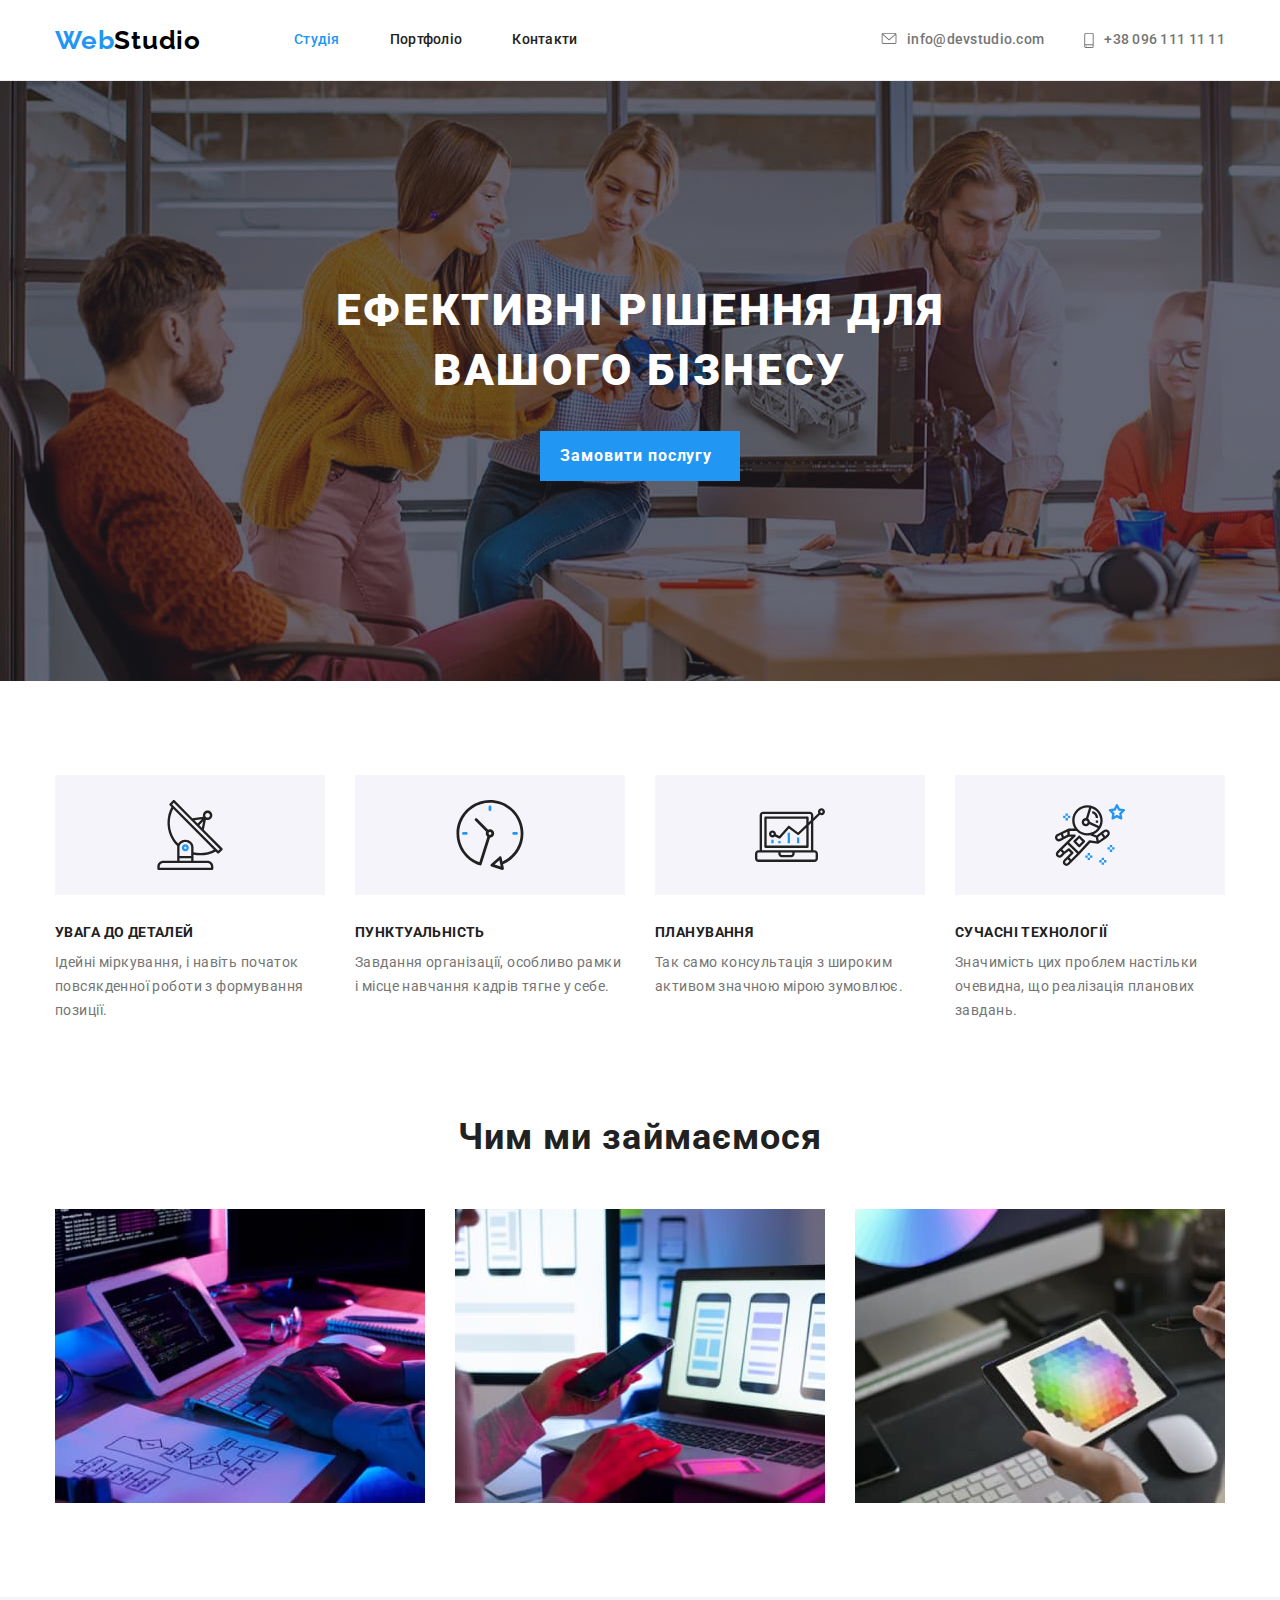
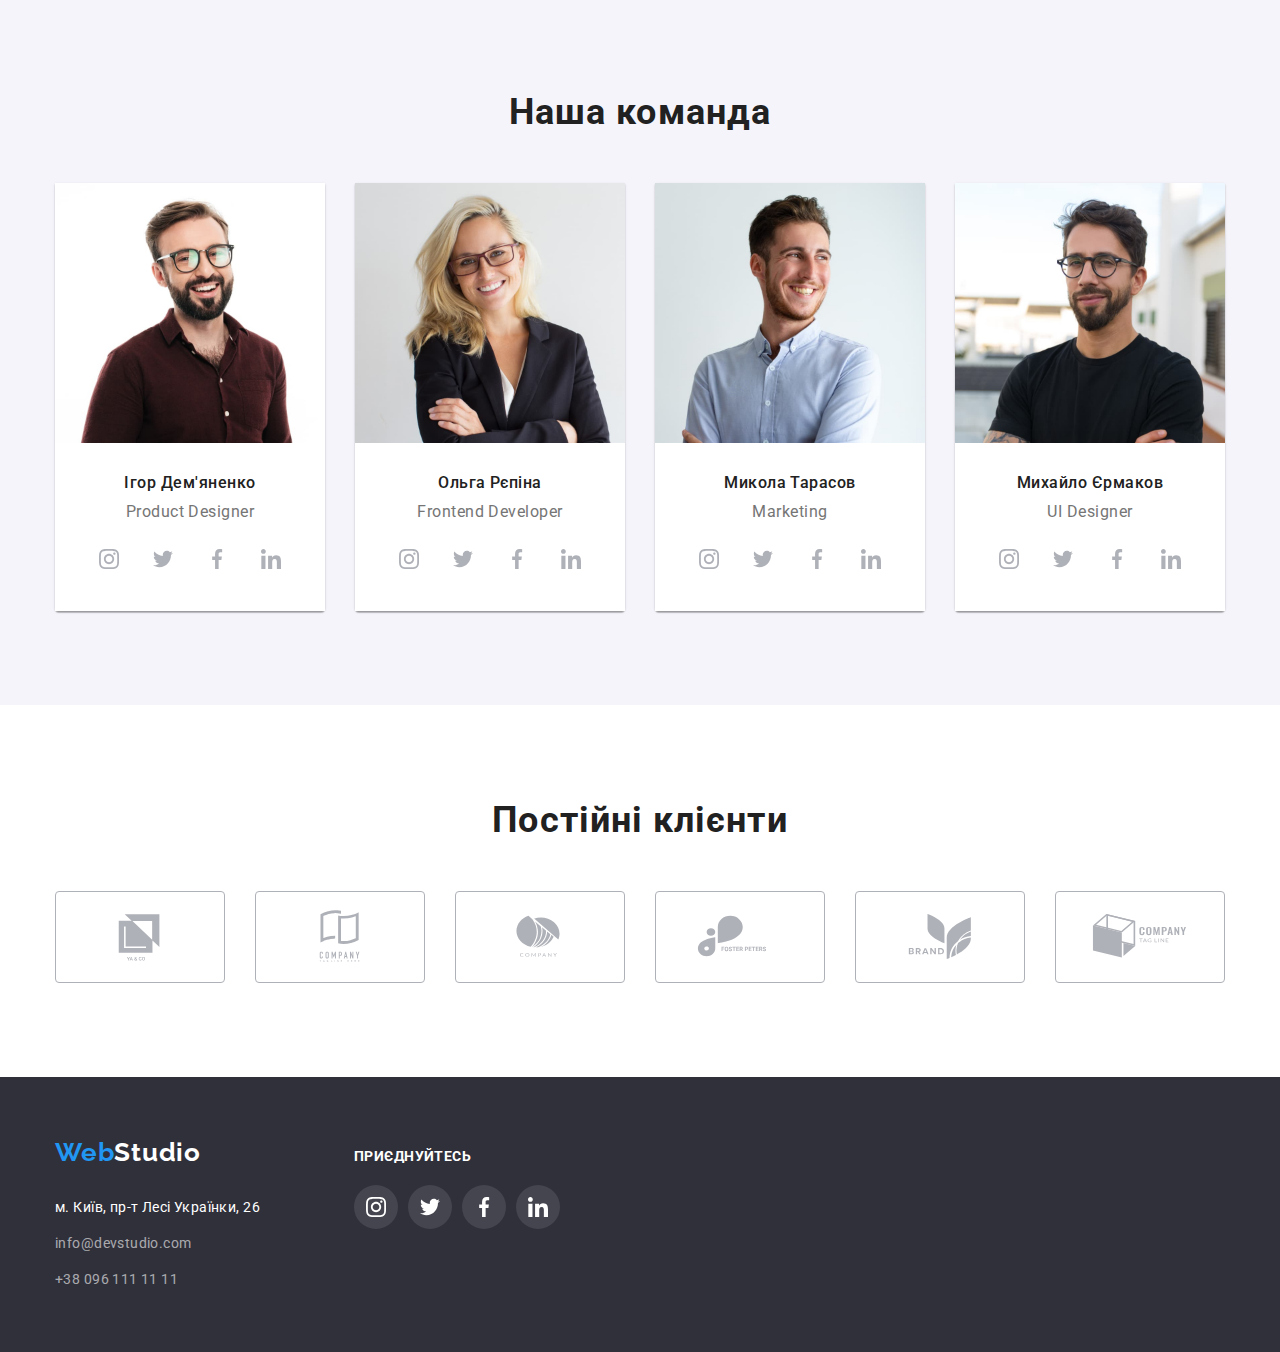
<file: index.html>
<!DOCTYPE html>
<html lang="uk">
<head>
    <meta charset="UTF-8">
    <meta http-equiv="X-UA-Compatible" content="IE=edge">
    <meta name="viewport" content="width=device-width, initial-scale=1.0">
    <title>WebStudio</title>
    <link rel="preconnect" href="https://fonts.googleapis.com">
    <link rel="preconnect" href="https://fonts.gstatic.com" crossorigin>
    <link href="https://fonts.googleapis.com/css2?family=Raleway:wght@700&family=Roboto:wght@400;500;700;900&display=swap" rel="stylesheet">
    <link rel="stylesheet" href="https://cdnjs.cloudflare.com/ajax/libs/modern-normalize/1.1.0/modern-normalize.min.css">
    <link rel="stylesheet" href="./css/styles.css">
</head>
<body>
    <header class="header">
        <div class="container header-container">
            <nav class="menu">
                <a href="./index.html" class="logo link"><span class="logo first-part-logo">Web</span>Studio</a>
                <ul class="list menu-nav">
                    <li class="menu-item">
                        <a href="./index.html" class="link menu-link active">Студія</a>
                    </li>
                    <li class="menu-item">
                        <a href="./portfolio.html"class="link menu-link">Портфоліо</a>
                    </li>
                    <li class="menu-item">
                        <a href=""class="link  menu-link">Контакти</a>
                    </li>
                </ul>
            </nav>
            <ul class="list header-contact">
                <li class="header-contact-item">
                    <a href="mailto:info@devstudio.com" class="link contact-mail">
                        <svg class="header-icon" width="16" height="12">
                            <use href="./images/icons.svg#icon-envelope" class="header-icon-link"></use>
                        </svg>
                        <span class="header-contacts">info@devstudio.com</span> 
                    </a>
                </li>
                <li class="header-contact-item">
                    <a href="tel:+380961111111" class="link contact-tel">
                        <svg class="header-icon" width="10" height="16">
                            <use href="./images/icons.svg#icon-smartphone" class="header-icon-link"></use>
                        </svg>
                        <span class="header-contacts">+38 096 111 11 11</span> 
                    </a>
                </li>
            </ul>
      
        </div>
    </header>
    <main>
        <section class="hero">
            <div class="container">
                <h1 class="main-title">Ефективні рішення для вашого бізнесу</h1>
                <button type ="button" class="order-btn">Замовити послугу</button>  
            </div>
        </section>
        <section class="advantages">
            <div class="container">
                <h2 class="visually-hidden">Наші переваги</h2>
                <ul class="list advantages-list">
                    <li class="advantages-item">
                        <div class="advantages-icons">
                            <svg class="advantages-icon" width="70" height="70">
                                <use href="./images/icons.svg#icon-antenna" class="advantages-icon-link"></use>
                            </svg>
                        </div>
                        <h3 class="main-advantages">УВАГА ДО ДЕТАЛЕЙ</h3>
                        <p class="text-advantages">Ідейні міркування, і навіть початок повсякденної роботи з формування позиції.</p>
                    </li>
                    <li class="advantages-item">
                        <div class="advantages-icons">
                            <svg class="advantages-icon" width="70" height="70">
                                <use href="./images/icons.svg#icon-clock" class="advantages-icon-link"></use>
                            </svg>
                        </div>
                        <h3 class="main-advantages">ПУНКТУАЛЬНІСТЬ</h3>
                        <p class="text-advantages">Завдання організації, особливо рамки і місце навчання кадрів тягне у себе.</p>
                    </li>
                    <li class="advantages-item">
                        <div class="advantages-icons">
                            <svg class="advantages-icon" width="70" height="70">
                                <use href="./images/icons.svg#icon-diagram" class="advantages-icon-link"></use>
                            </svg>
                        </div>
                        <h3 class="main-advantages">ПЛАНУВАННЯ</h3>
                        <p class="text-advantages">Так само консультація з широким активом значною мірою зумовлює.</p>
                    </li>
                    <li class="advantages-item">
                        <div class="advantages-icons">
                            <svg class="advantages-icon" width="70" height="70">
                                <use href="./images/icons.svg#icon-astronaut" class="advantages-icon-link"></use>
                            </svg>
                        </div>
                        <h3 class="main-advantages">СУЧАСНІ ТЕХНОЛОГІЇ</h3>
                        <p class="text-advantages">Значимість цих проблем настільки очевидна, що реалізація планових завдань.</p>
                    </li>
                </ul>
            </div>
        </section>
        <section class="about">
            <div class="container">
                <h2 class="title">Чим ми займаємося</h2>
                <ul class="list about-list">
                    <li class="about-item">
                        <img src="./images/about-work-1.jpg" alt="людина працює над розробкою проекту" width="370" height="294">
                    </li>
                    <li class="about-item">
                        <img src="./images/about-work-2.jpg" alt="людина працює над розробкою проекту" width="370" height="294">
                    </li>
                    <li class="about-item">
                        <img src="./images/about-work-3.jpg" alt="людина працює над розробкою проекту" width="370" height="294">
                    </li>
                </ul>
            </div>
        </section>
        <section class="team">
            <div class="container team-container">
                <h2 class="title">Наша команда</h2>
                <ul class="list team-list">
                    <li class="team-item">
                        <img src="./images/teams-1.jpg" alt="працівник" width="270" height="260"> 
                        <div class="team-description">
                            <h3 class="team-member">Ігор Дем'яненко</h3>
                            <p lang="en" class="profession">Product Designer</p>
                            <ul class="list team-icons">
                                <li class="team-icon">
                                    <a href="" class="social-icon-link">
                                        <svg class="social-icon" width="20" height="20">
                                            <use href="./images/icons.svg#icon-instagram"></use>
                                        </svg>
                                    </a>
                                </li>
                                <li class="team-icon">
                                    <a href="" class="social-icon-link">
                                        <svg class="social-icon" width="20" height="20">
                                            <use href="./images/icons.svg#icon-twitter"></use>
                                        </svg>
                                    </a>
                                </li>
                                <li class="team-icon">
                                    <a href="" class="social-icon-link">
                                        <svg class="social-icon" width="20" height="20">
                                            <use href="./images/icons.svg#icon-facebook"></use>
                                        </svg>
                                    </a>
                                </li>
                                <li class="team-icon">
                                    <a href="" class="social-icon-link">
                                        <svg class="social-icon" width="20" height="20">
                                            <use href="./images/icons.svg#icon-linkedin"></use>
                                        </svg>
                                    </a>
                                </li>
                            </ul>
                        </div>
                    </li>
                    <li class="team-item"> <img src="./images/teams-2.jpg" alt="працівник" width="270" height="260"> 
                        <div class="team-description">
                            <h3 class="team-member">Ольга Рєпіна</h3>
                            <p lang="en" class="profession">Frontend Developer</p>
                            <ul class="list team-icons">
                                <li class="team-icon">
                                    <a href="" class="social-icon-link link">
                                        <svg class="social-icon" width="20" height="20">
                                            <use href="./images/icons.svg#icon-instagram"></use>
                                        </svg>
                                    </a>
                                </li>
                                <li class="team-icon">
                                    <a href="" class="social-icon-link link">
                                        <svg class="social-icon" width="20" height="20">
                                            <use href="./images/icons.svg#icon-twitter"></use>
                                        </svg>
                                    </a>
                                </li>
                                <li class="team-icon">
                                    <a href="" class="social-icon-link link">
                                        <svg class="social-icon" width="20" height="20">
                                            <use href="./images/icons.svg#icon-facebook"></use>
                                        </svg>
                                    </a>
                                </li>
                                <li class="team-icon">
                                    <a href="" class="social-icon-link link">
                                        <svg class="social-icon" width="20" height="20">
                                            <use href="./images/icons.svg#icon-linkedin"></use>
                                        </svg>
                                    </a>
                                </li>
                            </ul>
                        </div>
                    </li>
                    <li class="team-item"> <img src="./images/teams-3.jpg" alt="працівник" width="270" height="260"> 
                        <div class="team-description">
                            <h3 class="team-member">Микола Тарасов</h3>
                            <p lang="en" class="profession">Marketing</p>
                            <ul class="list team-icons">
                                <li class="team-icon">
                                    <a href="" class="social-icon-link link">
                                        <svg class="social-icon" width="20" height="20">
                                            <use href="./images/icons.svg#icon-instagram"></use>
                                        </svg>
                                    </a>
                                </li>
                                <li class="team-icon">
                                    <a href="" class="social-icon-link link">
                                        <svg class="social-icon" width="20" height="20">
                                            <use href="./images/icons.svg#icon-twitter"></use>
                                        </svg>
                                    </a>
                                </li>
                                <li class="team-icon">
                                    <a href="" class="social-icon-link link">
                                        <svg class="social-icon" width="20" height="20">
                                            <use href="./images/icons.svg#icon-facebook"></use>
                                        </svg>
                                    </a>
                                </li>
                                <li class="team-icon">
                                    <a href="" class="social-icon-link link">
                                        <svg class="social-icon" width="20" height="20">
                                            <use href="./images/icons.svg#icon-linkedin"></use>
                                        </svg>
                                    </a>
                                </li>
                            </ul>
                        </div>
                    </li>
                    <li class="team-item"> <img src="./images/teams-4.jpg" alt="працівник" width="270" height="260"> 
                        <div class="team-description">
                            <h3 class="team-member">Михайло Єрмаков</h3>
                            <p lang="en" class="profession">UI Designer</p>
                            <ul class="list team-icons">
                                <li class="team-icon">
                                    <a href="" class="social-icon-link link">
                                        <svg class="social-icon" width="20" height="20">
                                            <use href="./images/icons.svg#icon-instagram"></use>
                                        </svg>
                                    </a>
                                </li>
                                <li class="team-icon">
                                    <a href="" class="social-icon-link link">
                                        <svg class="social-icon" width="20" height="20">
                                            <use href="./images/icons.svg#icon-twitter"></use>
                                        </svg>
                                    </a>
                                </li>
                                <li class="team-icon">
                                    <a href="" class="social-icon-link link">
                                        <svg class="social-icon" width="20" height="20">
                                            <use href="./images/icons.svg#icon-facebook"></use>
                                        </svg>
                                    </a>
                                </li>
                                <li class="team-icon">
                                    <a href="" class="social-icon-link link">
                                        <svg class="social-icon" width="20" height="20">
                                            <use href="./images/icons.svg#icon-linkedin"></use>
                                        </svg>
                                    </a>
                                </li>
                            </ul>
                        </div>
                    </li>
                </ul>
            </div>
        </section>  
        <section class="clients">
            <div class="container">
                <h2 class="title">Постійні клієнти</h2>
                <ul class="list clients-list">
                    <li class="clients-item">
                        <a href="" class="clients-link link">
                            <svg width="106" height="60" class="client-icon">
                                <use href="./images/icons.svg#icon-clien-1"></use>
                            </svg>
                        </a>
                    </li>
                    <li class="clients-item">
                        <a href="" class="clients-link link">
                            <svg width="106" height="60" class="client-icon">
                                <use href="./images/icons.svg#icon-clien-2"></use>
                            </svg>
                        </a>
                    </li>
                    <li class="clients-item">
                        <a href="" class="clients-link link">
                            <svg width="106" height="60" class="client-icon">
                                <use href="./images/icons.svg#icon-clien-3"></use>
                            </svg>
                        </a>
                    </li>
                    <li class="clients-item">
                        <a href="" class="clients-link link">
                            <svg width="106" height="60" class="client-icon">
                                <use href="./images/icons.svg#icon-clien-4"></use>
                            </svg>
                        </a>
                    </li>
                    <li class="clients-item">
                        <a href="" class="clients-link link">
                            <svg width="106" height="60" class="client-icon">
                                <use href="./images/icons.svg#icon-clien-5"></use>
                            </svg>
                        </a>
                    </li>
                    <li class="clients-item">
                        <a href="" class="clients-link link">
                            <svg width="106" height="60" class="client-icon">
                                <use href="./images/icons.svg#icon-clien-6"></use>
                            </svg>
                        </a>
                    </li>
                </ul>
            </div>
        </section> 
    </main>
    <footer class="footer">
        <div class="container footer-container">
            <div class="footer-container-address">
                <a href="./index.html" class="logo link footer-logo"><span class="logo first-part-logo">Web</span>Studio</a>
                <address>
                    <ul class="list footer-list">
                        <li class="footer-list-item">
                            <a  class="footer-contact footer-address link" href="https://goo.gl/maps/4M67iS6wRBERWRYY8" target="_blank" rel="noopener noreferrer">м. Київ, пр-т Лесі Українки, 26</a>
                        </li>
                        <li class="footer-list-item">
                            <a  class="footer-contact footer-mail link" href="mailto:info@devstudio.com">info@devstudio.com</a>
                        </li>
                        <li>
                            <a  class="footer-contact footer-tel link" href="tel:+380961111111">+38 096 111 11 11</a>
                        </li>
                    </ul>
                </address>
            </div>
            <div class="footer-join">
                <h3 class="join">приєднуйтесь</h3>
                <ul class="list footer-icons-list">
                    <li class="footer-icon">
                        <a href="" class="footer-icon-link link">
                            <svg class="footer-social-icon" width="20" height="20">
                                <use href="./images/icons.svg#icon-instagram"></use>
                            </svg>
                        </a>
                    </li>
                    <li class="footer-icon">
                        <a href="" class="footer-icon-link link">
                            <svg class="footer-social-icon" width="20" height="20">
                                <use href="./images/icons.svg#icon-twitter"></use>
                            </svg>
                        </a>
                    </li>
                    <li class="footer-icon">
                        <a href="" class="footer-icon-link link">
                            <svg class="footer-social-icon" width="20" height="20">
                                <use href="./images/icons.svg#icon-facebook"></use>
                            </svg>
                        </a>
                    </li>
                    <li class="footer-icon">
                        <a href="" class="footer-icon-link link">
                            <svg class="footer-social-icon" width="20" height="20">
                                <use href="./images/icons.svg#icon-linkedin"></use>
                            </svg>
                        </a>
                    </li>
                </ul>
            </div>
        </div>
    </footer>
</body>
</html>
</file>
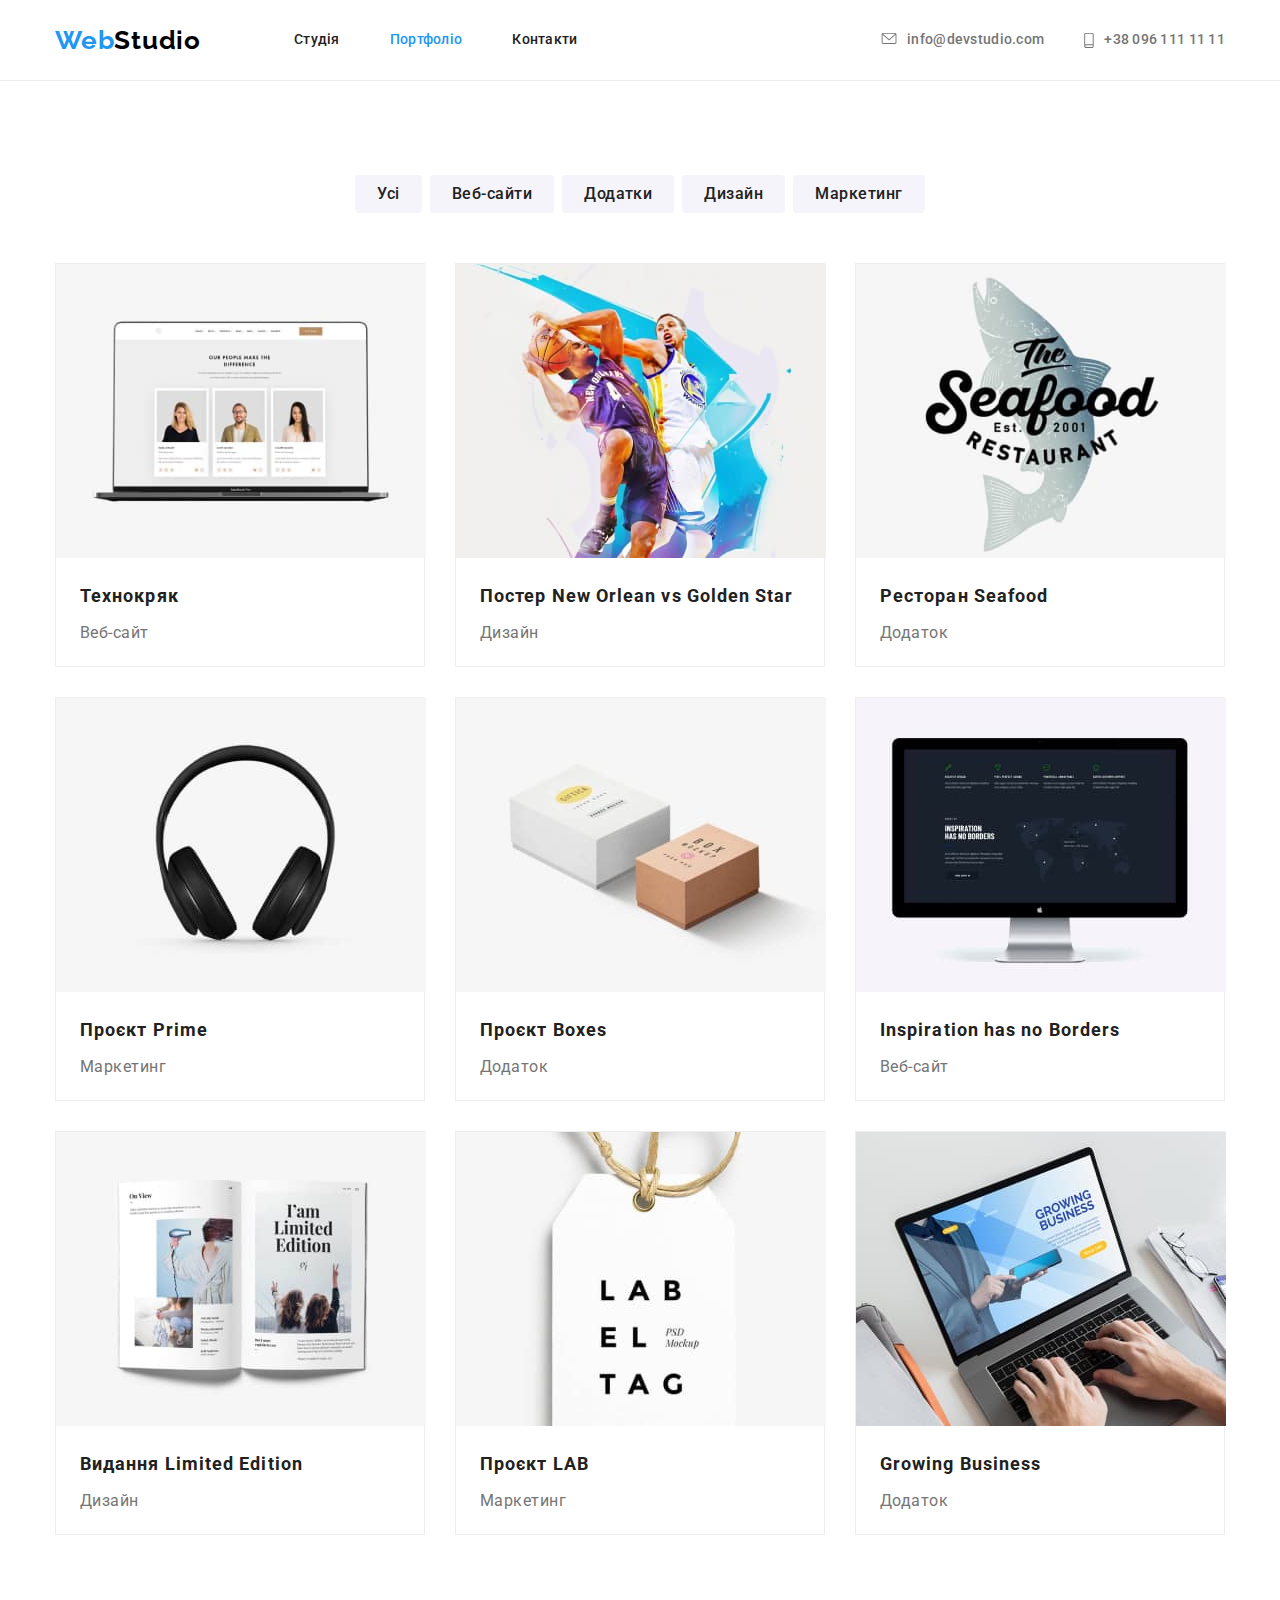
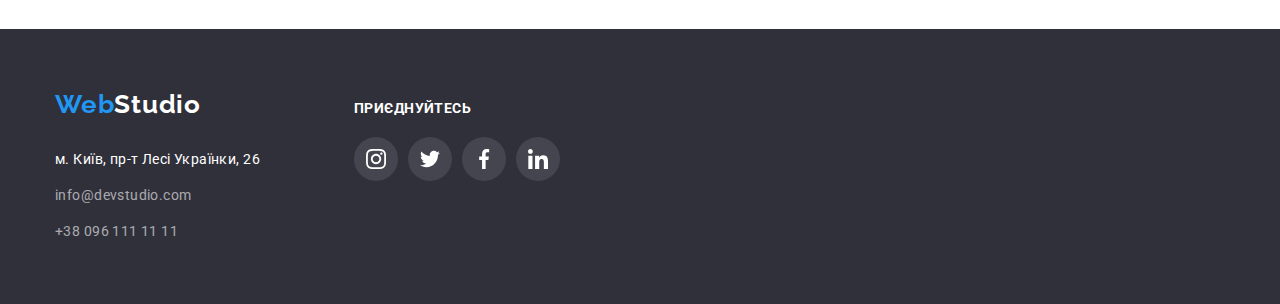
<file: portfolio.html>
<!DOCTYPE html>
<html lang="uk">
<head>
    <meta charset="UTF-8">
    <meta http-equiv="X-UA-Compatible" content="IE=edge">
    <meta name="viewport" content="width=device-width, initial-scale=1.0">
    <title>WebStudio Portfolio</title>
    <link rel="preconnect" href="https://fonts.googleapis.com">
    <link rel="preconnect" href="https://fonts.gstatic.com" crossorigin>
    <link href="https://fonts.googleapis.com/css2?family=Raleway:wght@700&family=Roboto:wght@400;500;700;900&display=swap" rel="stylesheet">
    <link rel="stylesheet" href="https://cdnjs.cloudflare.com/ajax/libs/modern-normalize/1.1.0/modern-normalize.min.css">
    <link rel="stylesheet" href="./css/styles.css">
</head>
<body>
    <header class="header">
        <div class="container header-container">
            <nav class="menu">
                <a href="./index.html" class="logo link"><span class="logo first-part-logo">Web</span>Studio</a>
                <ul class="list menu-nav">
                    <li class="menu-item">
                        <a href="./index.html" class="link menu-link">Студія</a>
                    </li>
                    <li class="menu-item">
                        <a href="./portfolio.html"class="link menu-link active">Портфоліо</a>
                    </li>
                    <li class="menu-item">
                        <a href=""class="link  menu-link">Контакти</a>
                    </li>
                </ul>
            </nav>
            <ul class="list header-contact">
                <li class="header-contact-item">
                    <a href="mailto:info@devstudio.com" class="link contact-mail">
                        <svg class="header-icon" width="16" height="12">
                            <use href="./images/icons.svg#icon-envelope" class="header-icon-link"></use>
                        </svg>
                        <span class="header-contacts">info@devstudio.com</span> 
                    </a>
                </li>
                <li class="header-contact-item">
                    <a href="tel:+380961111111" class="link contact-tel">
                        <svg class="header-icon" width="10" height="16">
                            <use href="./images/icons.svg#icon-smartphone" class="header-icon-link"></use>
                        </svg>
                        <span class="header-contacts">+38 096 111 11 11</span> 
                    </a>
                </li>
            </ul>
        </div>
    </header>
    <main>
        <section class="page-portfolio">
            <div class="container">
                <ul class="list filters">
                    <li class="filters-item">
                        <button type="button" class="filter">Усі</button>
                    </li>
                    <li class="filters-item">
                        <button type="button" class="filter">Веб-сайти</button>
                    </li>
                    <li class="filters-item">
                        <button type="button" class="filter">Додатки</button>
                    </li>
                    <li class="filters-item">
                        <button type="button" class="filter">Дизайн</button>
                    </li>
                    <li class="filters-item">
                        <button type="button" class="filter">Маркетинг</button>
                    </li>
                </ul>
                <ul class="list portfolio">
                    <li class="portfolio-items">
                        <a href="" class ="link portfolio-item">
                            <img src="./images/portfolio-1.jpg" alt="профайли людей на моніторі" width ="370" height="294">
                            <div class="portfolio-description">
                                <h3 class ="portfolio-name">Технокряк</h3>
                                <p class ="portfolio-filter">Веб-сайт</p>
                            </div>
                        </a>
                    </li>
                    <li class="portfolio-items">
                        <a href="" class ="link portfolio-item">
                            <img src="./images/portfolio-2.jpg" alt="два чоловіка грають в баскетбол" width ="370" height="294">
                            <div class="portfolio-description">
                                <h3 class ="portfolio-name">Постер New Orlean vs Golden Star</h3>
                                <p class ="portfolio-filter">Дизайн</p>
                            </div>
                        </a>
                    </li>
                    <li class="portfolio-items">
                        <a href="" class ="link portfolio-item">
                            <img src="./images/portfolio-3.jpg" alt="логотип рибного ресторану" width ="370" height="294">
                            <div class="portfolio-description">
                                <h3 class ="portfolio-name">Ресторан Seafood</h3>
                                <p class ="portfolio-filter">Додаток</p>
                            </div>
                        </a>  
                    </li>
                    <li class="portfolio-items">
                        <a href="" class ="link portfolio-item">
                            <img src="./images/portfolio-4.jpg" alt="навушники" width ="370" height="294">
                            <div class="portfolio-description">
                                <h3 class ="portfolio-name">Проєкт Prime</h3>
                                <p class ="portfolio-filter">Маркетинг</p>
                            </div>
                        </a>
                    </li>
                    <li class="portfolio-items">
                        <a href="" class ="link portfolio-item">
                            <img src="./images/portfolio-5.jpg" alt="дві коробки" width ="370" height="294">
                            <div class="portfolio-description">
                                <h3 class ="portfolio-name">Проєкт Boxes</h3>
                                <p class ="portfolio-filter">Додаток</p>
                            </div>
                        </a>
                    </li>
                    <li class="portfolio-items">
                        <a href="" class ="link portfolio-item">
                            <img src="./images/portfolio-6.jpg" alt="монітор с відкритою програмою" width ="370" height="294">
                            <div class="portfolio-description">
                                <h3 class ="portfolio-name" lang="en">Inspiration has no Borders</h3>
                                <p class ="portfolio-filter">Веб-сайт</p>
                            </div>
                        </a>
                    </li>
                    <li class="portfolio-items">
                        <a href="" class ="link portfolio-item">
                            <img src="./images/portfolio-7.jpg" alt="гянцевий журнал" width ="370" height="294">
                            <div class="portfolio-description">
                                <h3 class ="portfolio-name">Видання Limited Edition</h3>
                                <p class ="portfolio-filter">Дизайн</p>
                            </div>
                        </a>
                    </li>
                    <li class="portfolio-items">
                        <a href="" class ="link portfolio-item">
                            <img src="./images/portfolio-8.jpg" alt="бірка" width ="370" height="294">
                            <div class="portfolio-description">
                                <h3 class ="portfolio-name">Проєкт LAB</h3>
                                <p class ="portfolio-filter">Маркетинг</p>    
                            </div>
                        </a>
                    </li>
                    <li class="portfolio-items">
                        <a href="" class ="link portfolio-item">
                            <img src="./images/portfolio-9.jpg" alt="людина працює за ноутбуком" width ="370" height="294">
                            <div class="portfolio-description">
                                <h3 class ="portfolio-name" lang="en">Growing Business</h3>
                                <p class ="portfolio-filter">Додаток</p>
                            </div>
                        </a>
                    </li>
                </ul>    
            </div>
        </section>
    </main>
    <footer class="footer">
        <div class="container footer-container">
            <div class="footer-container-address">
                <a href="./index.html" class="logo link footer-logo"><span class="logo first-part-logo">Web</span>Studio</a>
                <address>
                    <ul class="list footer-list">
                        <li class="footer-list-item">
                            <a  class="footer-contact footer-address link" href="https://goo.gl/maps/4M67iS6wRBERWRYY8" target="_blank" rel="noopener noreferrer">м. Київ, пр-т Лесі Українки, 26</a>
                        </li>
                        <li class="footer-list-item">
                            <a  class="footer-contact footer-mail link" href="mailto:info@devstudio.com">info@devstudio.com</a>
                        </li>
                        <li>
                            <a  class="footer-contact footer-tel link" href="tel:+380961111111">+38 096 111 11 11</a>
                        </li>
                    </ul>
                </address>
            </div>
            <div class="footer-join">
                <h3 class="join">приєднуйтесь</h3>
                <ul class="list footer-icons-list">
                    <li class="footer-icon">
                        <a href="" class="footer-icon-link link">
                            <svg class="footer-social-icon" width="20" height="20">
                                <use href="./images/icons.svg#icon-instagram"></use>
                            </svg>
                        </a>
                    </li>
                    <li class="footer-icon">
                        <a href="" class="footer-icon-link link">
                            <svg class="footer-social-icon" width="20" height="20">
                                <use href="./images/icons.svg#icon-twitter"></use>
                            </svg>
                        </a>
                    </li>
                    <li class="footer-icon">
                        <a href="" class="footer-icon-link link">
                            <svg class="footer-social-icon" width="20" height="20">
                                <use href="./images/icons.svg#icon-facebook"></use>
                            </svg>
                        </a>
                    </li>
                    <li class="footer-icon">
                        <a href="" class="footer-icon-link link">
                            <svg class="footer-social-icon" width="20" height="20">
                                <use href="./images/icons.svg#icon-linkedin"></use>
                            </svg>
                        </a>
                    </li>
                </ul>
            </div>
        </div>
    </footer>
</body>
</html>
</file>
<file: css/styles.css>
:root {
    --primary-color:#212121;
    --secondary-color:#757575;
    --accent-color: #2196F3;
    --main-font: Roboto, sans-serif;
    --logo-font: Raleway, sans-serif;
}

body {
    font-family: var(--main-font);
    color: var(--primary-color);
    
}

/* ========GENERAL PROPERTIES======== */

h1, h2, h3, h4, h5, h6, p {
    margin-top: 0;
    margin-bottom: 0;
}

ul, ol {
    margin-top: 0;
    margin-bottom: 0;
    padding-left: 0;
}

img {
    display: block;
}

.link {
    text-decoration: none;
}

.list {
    list-style: none;
}

.container {
    width: 1200px;
    margin-left: auto;
    margin-right: auto;
    padding-left: 15px;
    padding-right: 15px;
}

.footer {
    background-color: #2F303A;
}

.title {
    margin-bottom: 50px;
    font-size: 36px;
    line-height: 1.17;
    text-align: center;
    letter-spacing: 0.03em;
}

section {
    padding-top: 94px;
    padding-bottom: 94px;
}
/* ========HEADER======== */
.header {
    border-bottom: 1px solid #ECECEC;
}

.header-container {
    display: flex; 
}

.menu {
    display: flex;
}

.menu-nav {
    display: flex;
    margin-left: 93px;
    align-items: center;
    justify-content: space-between;
}

.menu-item:not(:first-child) {
    margin-left: 50px;
}

.menu-link {
    display: block;
    padding-top: 32px;
    padding-bottom: 32px; 
    font-weight: 500;
    font-size: 14px;
    line-height: 1.14;
    letter-spacing: 0.02em;
    color: inherit;
}

.contact-mail,
.contact-tel {
    display: flex;
    justify-content: center;
    font-weight: 500;
    font-size: 14px;
    line-height: 1.14;
    letter-spacing: 0.02em;
    color: var(--secondary-color);
    fill: var(--secondary-color);
}

.menu-link:hover,
.menu-link:focus, 
.contact-mail:hover,
.contact-mail:focus,
.contact-tel:hover,
.contact-tel:focus {
    color: var(--accent-color);
}

.contact-tel:hover .header-icon,
.contact-tel:focus .header-icon,
.contact-mail:hover .header-icon,
.contact-mail:focus .header-icon {
    fill: var(--accent-color);
}

.header-contact {
    display: flex;
    margin-left: auto;
    align-items: center;
}

.header-contacts {
    display: block;
    margin-left: 10px;
}
.header-contact-item:last-child {
    margin-left: 40px;
}

.logo {
    align-self: center;
    font-family: var(--logo-font);
    font-weight: 700;
    font-size: 26px;
    line-height: 1.19;
    letter-spacing: 0.03em;
    color: #000000;

}

.first-part-logo {
    color: var(--accent-color);

}

.active {
    color: var(--accent-color);
}
/* ========HERO======== */

.hero {
    background-image: linear-gradient(
        rgba(47, 48, 58, 0.4), 
        rgba(47, 48, 58, 0.4)
    ),
    url(../images/hero.jpg);
    background-size: cover;
    background-color: #C4C4C4;
    max-width: 1600px;
    margin-left: auto;
    margin-right: auto;
    padding-top: 200px;
    padding-bottom: 200px;
}

.main-title {
    margin-left: auto;
    margin-right: auto;
    margin-bottom: 30px;
    max-width: 696px;
    font-weight: 900;
    font-size: 44px;
    line-height: 1.36;
    text-align: center;
    letter-spacing: 0.06em;
    text-transform: uppercase;
    color: #FFFFFF;
}

.order-btn {
    min-width: 200px;
    margin-left: auto;
    margin-right: auto;
    padding: 10px 20px;
    border: none;
    font-family: inherit;
    font-weight: 700;
    font-size: 16px;
    line-height: 1.88;
    display: flex;
    align-items: center;
    text-align: center;
    letter-spacing: 0.06em;
    color: #FFFFFF;
    background-color: var(--accent-color);
    cursor: pointer;
}

.order-btn:hover,
.order-btn:focus {
    background-color: #188CE8;
}

/* ========ADVANTAGES======== */

.visually-hidden {
    position: absolute;
    width: 1px;
    height: 1px;
    margin: -1px;
    border: 0;
    padding: 0;
    
    white-space: nowrap;
    clip-path: inset(100%);
    clip: rect(0 0 0 0);
    overflow: hidden;
}

.advantages-icons {
    display: flex;
    justify-content: center;
    align-items: center;
    width: 270px;
    height: 120px;
    background-color: #F5F4FA;
    margin-bottom: 30px;
    
}
.advantages-icon {
    display: block; 
}

.advantages-list {
    display: flex;
}

.advantages-item {
    width: 270px;
}

.advantages-item:not(:first-child) {
    margin-left: 30px;
}

.main-advantages {
    margin-bottom: 10px;
    font-size: 14px;
    line-height: 1.14;
    letter-spacing: 0.03em;
    text-transform: uppercase;
}

.text-advantages {
    font-weight: 400;
    font-size: 14px;
    line-height: 1.71;
    letter-spacing: 0.03em;
    color: var(--secondary-color);
}

/* ========ABOUT======== */
.about {
    padding-top: 0;
}

.about-list {
    display: flex;
    flex-wrap: wrap;
    margin-left: -30px;
    margin-bottom: -30px;
}

.about-item {
    margin-left: 30px;
    margin-bottom: 30px;
}

/* ========TEAM======== */

.team-list {
    display: flex;
    flex-wrap: wrap;
}

.team-item {
    border-radius: 0px 0px 4px 4px;
    box-shadow: 0px 1px 3px rgba(0, 0, 0, 0.12), 0px 1px 1px rgba(0, 0, 0, 0.14), 0px 2px 1px rgba(0, 0, 0, 0.2);
}

.team-item:not(:nth-child(4n+1)) {
    margin-left: 30px;
}

.team-description {
    background-color: #FFFFFF;
    padding-top: 30px;
    padding-bottom: 30px;
    
}

.team-member {
    text-align: center;
    font-weight: 500;
    font-size: 16px;
    line-height: 1.19;
    letter-spacing: 0.03em;
}

.team {
    background-color: #F5F4FA;
    
}

.profession {
    margin-top: 10px;
    margin-bottom: 16px;
    text-align: center;
    font-weight: 400;
    font-size: 16px;
    line-height: 1.19;
    letter-spacing: 0.03em;
    color: var(--secondary-color);
}

.team-icons {
    display: flex;
    justify-content: center;
    align-items: center;
}

.team-icon:not(:first-child) {
    margin-left: 10px;
}
.social-icon-link {
    display: flex;
    justify-content: center;
    align-items: center;
    width: 44px;
    height: 44px;
    border-radius: 50%;
    background-color: #FFFFFF;
    
}

.social-icon-link:hover,
.social-icon-link:focus {
    background-color: var(--accent-color);
}

.social-icon-link:hover .social-icon,
.social-icon-link:focus .social-icon {
    fill: #FFFFFF;
}

.social-icon {
    display: block;
    fill: #AFB1B8;
   
}

/* ========CLIENTS======== */

.clients-list {
    display: flex;
    justify-content: center;
}

.clients-item:not(:first-child) {
    margin-left: 30px;
}
.clients-link:hover,
.clients-link:focus {
    border: 1px solid var(--accent-color);
}

.clients-link {
    display: flex;
    justify-content: center;
    align-items: center;
    width: 170px;
    height: 92px;
    border: 1px solid #AFB1B8;
    border-radius: 4px;
    fill: #AFB1B8;
}

.clients-link:hover .client-icon, 
.clients-link:focus .client-icon {
    fill: var(--accent-color);
    
} 
/* ========FOOTER======== */

.footer {
    padding-top: 60px;
    padding-bottom: 60px;
}

.footer-logo {
    color: #FFFFFF;
}

.footer-container {
    display: flex;
    align-items: baseline;
}
address {
    margin-top: 28px;
}

.footer-list-item {
    margin-bottom: 12px;
}
.footer-contact {
    font-style: normal;
    font-weight: 400;
    font-size: 14px;
    line-height: 1.71;
    letter-spacing: 0.03em;
}

.footer-address {
    color: #FFFFFF;
}

.footer-mail, 
.footer-tel {
    color: rgba(255, 255, 255, 0.6);
}



.footer-join {
    margin-left: 94px;

}

.join {
    font-size: 14px;
    line-height: 1.14;
    letter-spacing: 0.03em;
    text-transform: uppercase;
    color: #FFFFFF;
}

.footer-icons-list {
    display: flex;
    margin-top: 20px;
}

.footer-icon-link {
    display: flex;
    justify-content: center;
    align-items: center;
    width: 44px;
    height: 44px;
    border-radius: 50%;
    background-color: rgba(255, 255, 255, 0.1);
}

.footer-icon:not(:first-child) {
    margin-left: 10px;
}

.footer-social-icon {
    display: block;
    fill: #FFFFFF;
}

.footer-icon-link:hover,
.footer-icon-link:focus {
    background-color: var(--accent-color);
}

/* ========PORTFOLIO======== */

.filters {
    display: flex;
    flex-wrap: wrap;
    justify-content: center;
    margin-left: -8px;
    margin-bottom: -8px;
}

.filters-item {
    margin-left: 8px;
    margin-bottom: 8px;
}

.filter {
    padding: 6px 22px;
    border: none;
    border-radius: 4px;
    font-family: inherit;
    font-weight: 500;
    font-size: 16px;
    line-height: 1.62;
    text-align: center;
    letter-spacing: 0.03em;
    color: inherit;
    background-color: #F5F4FA;
    cursor: pointer;
}

.filter:hover,
.filter:focus {
    box-shadow: 0px 3px 1px rgba(0, 0, 0, 0.1), 0px 1px 2px rgba(0, 0, 0, 0.08), 0px 2px 2px rgba(0, 0, 0, 0.12);
    background-color: var(--accent-color);
    color: #FFFFFF;
}

.portfolio {
    display: flex;
    flex-wrap: wrap;
    margin-top: 50px;
    margin-left: -30px;
    margin-bottom: -30px;
}

.portfolio-items { 
    max-width: 370px;
    max-height: 404px;
    border: 1px solid #EEEEEE;
    margin-left: 30px;
    margin-bottom: 30px;
    background: #FFFFFF;   
}

.portfolio-item {
    display: block;
}

.portfolio-item:hover,
.portfolio-item:focus {
    box-shadow: 0px 1px 1px rgba(0, 0, 0, 0.12), 0px 4px 4px rgba(0, 0, 0, 0.06), 1px 4px 6px rgba(0, 0, 0, 0.16);

}

.portfolio-description {
    padding: 20px 24px;
}

.portfolio-name {
    margin-bottom: 4px;
    font-size: 18px;
    line-height: 2;
    letter-spacing: 0.06em;
    color: var(--primary-color);
}

.portfolio-filter {
    font-weight: 400;
    font-size: 16px;
    line-height: 1.88;
    letter-spacing: 0.03em;
    color: var(--secondary-color);
    background-image: url();
}
</file>
